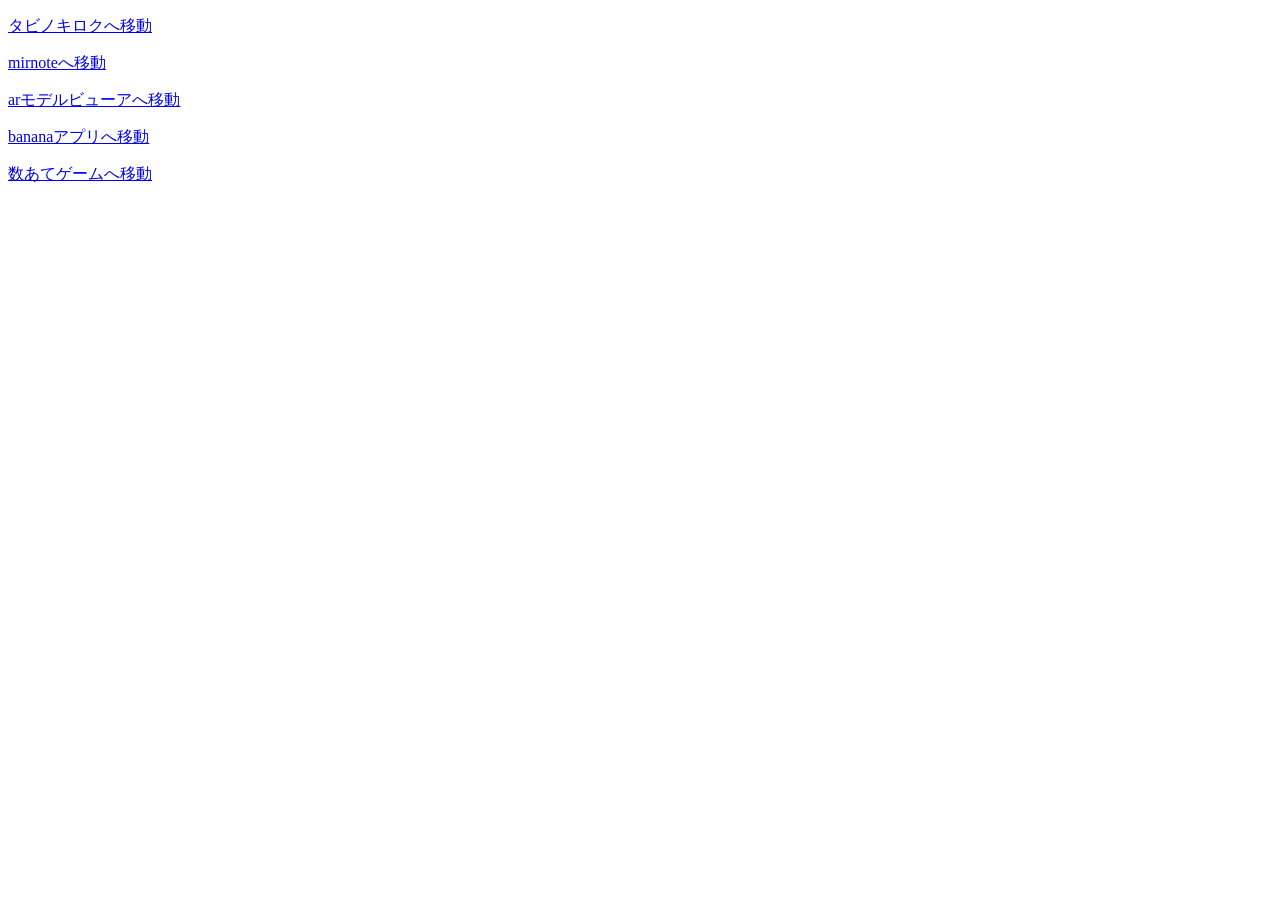
<file: index.html>
<!DOCTYPE html>
<html lang="ja">
<head>
  <meta charset="UTF-8" />
  <title>ozakinico</title>
</head>
<body>
  <p><a href="https://ozakinico.github.io/tabinokiroku">タビノキロクへ移動</a></p>
  <p><a href="https://ozakinico.github.io/mirnote">mirnoteへ移動</a></p>
  <p><a href="https://ozakinico.github.io/ar-model-viewer">arモデルビューアへ移動</p>
  <p><a href="https://ozakinico.github.io/banana">bananaアプリへ移動</p>
  <p><a href="https://ozakinico.github.io/train">数あてゲームへ移動</p>
</body>
</html>
</file>
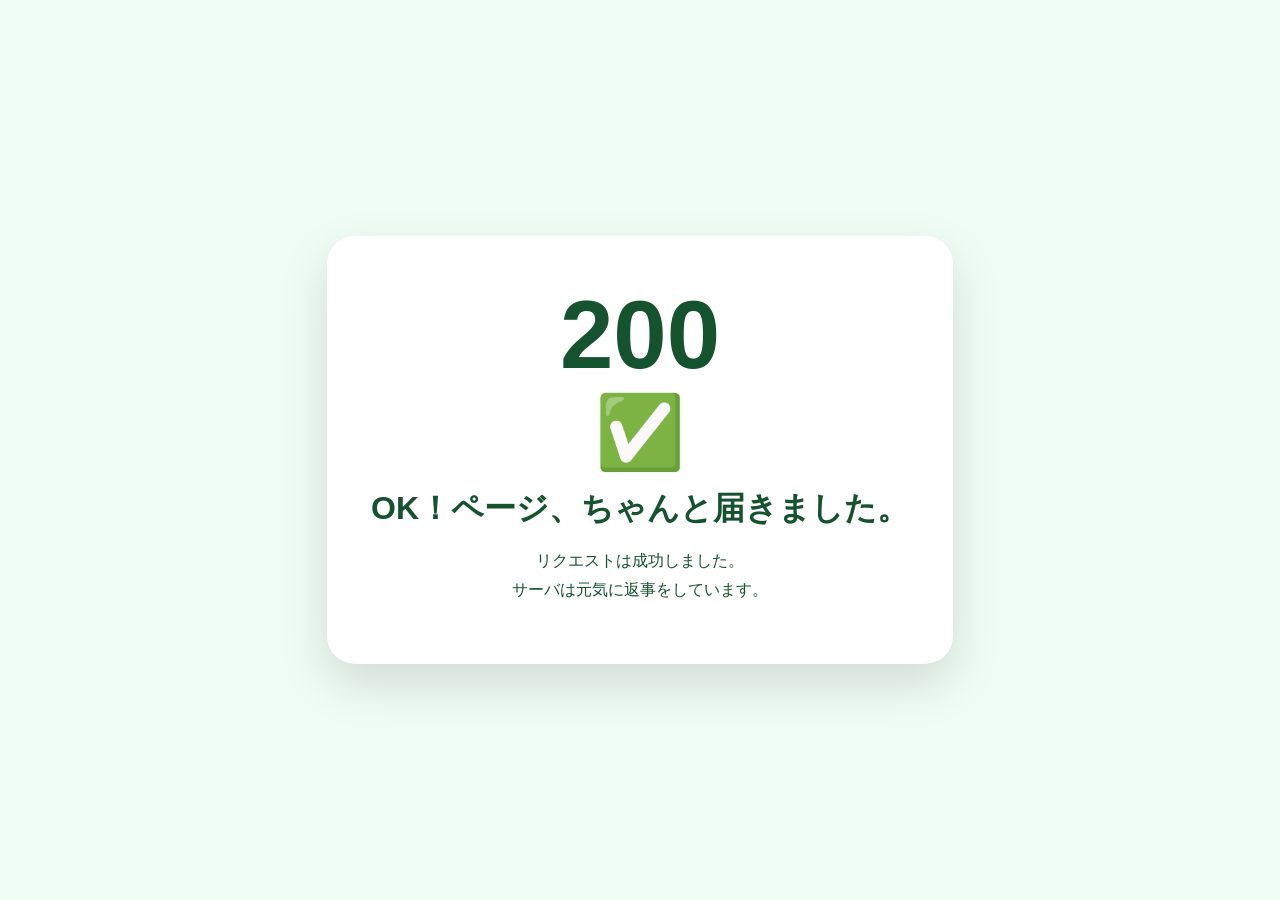
<file: http_status_pages/200.html>
<!DOCTYPE html>
<html lang="ja">
<head>
<meta charset="UTF-8">
<title>200 OK</title>
<style>
body{margin:0;height:100vh;display:grid;place-items:center;background:#f0fdf4;font-family:sans-serif;color:#14532d}
.card{text-align:center;padding:44px;border-radius:28px;background:white;box-shadow:0 20px 50px #0002}
.code{font-size:96px;font-weight:900}
.icon{font-size:72px}
h1{margin:12px 0}
p{line-height:1.8}
</style>
</head>
<body>
<div class="card">
  <div class="code">200</div>
  <div class="icon">✅</div>
  <h1>OK！ページ、ちゃんと届きました。</h1>
  <p>リクエストは成功しました。<br>サーバは元気に返事をしています。</p>
</div>
</body>
</html>
</file>
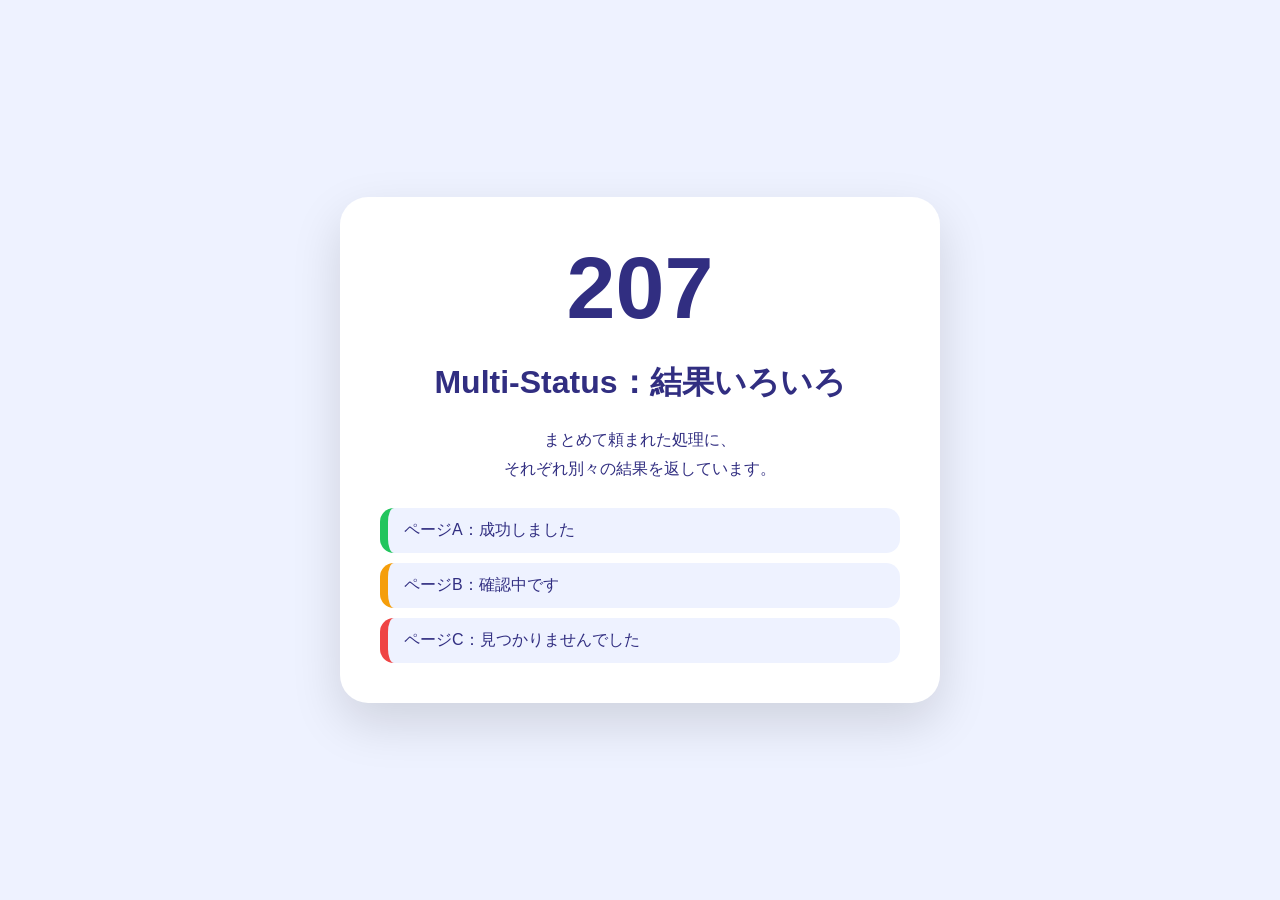
<file: http_status_pages/207.html>
<!DOCTYPE html>
<html lang="ja">
<head>
<meta charset="UTF-8">
<title>207 Multi-Status</title>
<style>
body{margin:0;height:100vh;display:grid;place-items:center;background:#eef2ff;font-family:sans-serif;color:#312e81}
.card{width:min(520px,86vw);padding:40px;border-radius:28px;background:white;box-shadow:0 20px 50px #0002}
.code{text-align:center;font-size:88px;font-weight:900}
h1{text-align:center}
p{text-align:center;line-height:1.8}
.box{margin-top:24px;display:grid;gap:10px}
.item{padding:12px 16px;border-radius:14px;background:#eef2ff}
.ok{border-left:8px solid #22c55e}
.wait{border-left:8px solid #f59e0b}
.ng{border-left:8px solid #ef4444}
</style>
</head>
<body>
<div class="card">
  <div class="code">207</div>
  <h1>Multi-Status：結果いろいろ</h1>
  <p>まとめて頼まれた処理に、<br>それぞれ別々の結果を返しています。</p>
  <div class="box">
    <div class="item ok">ページA：成功しました</div>
    <div class="item wait">ページB：確認中です</div>
    <div class="item ng">ページC：見つかりませんでした</div>
  </div>
</div>
</body>
</html>
</file>
